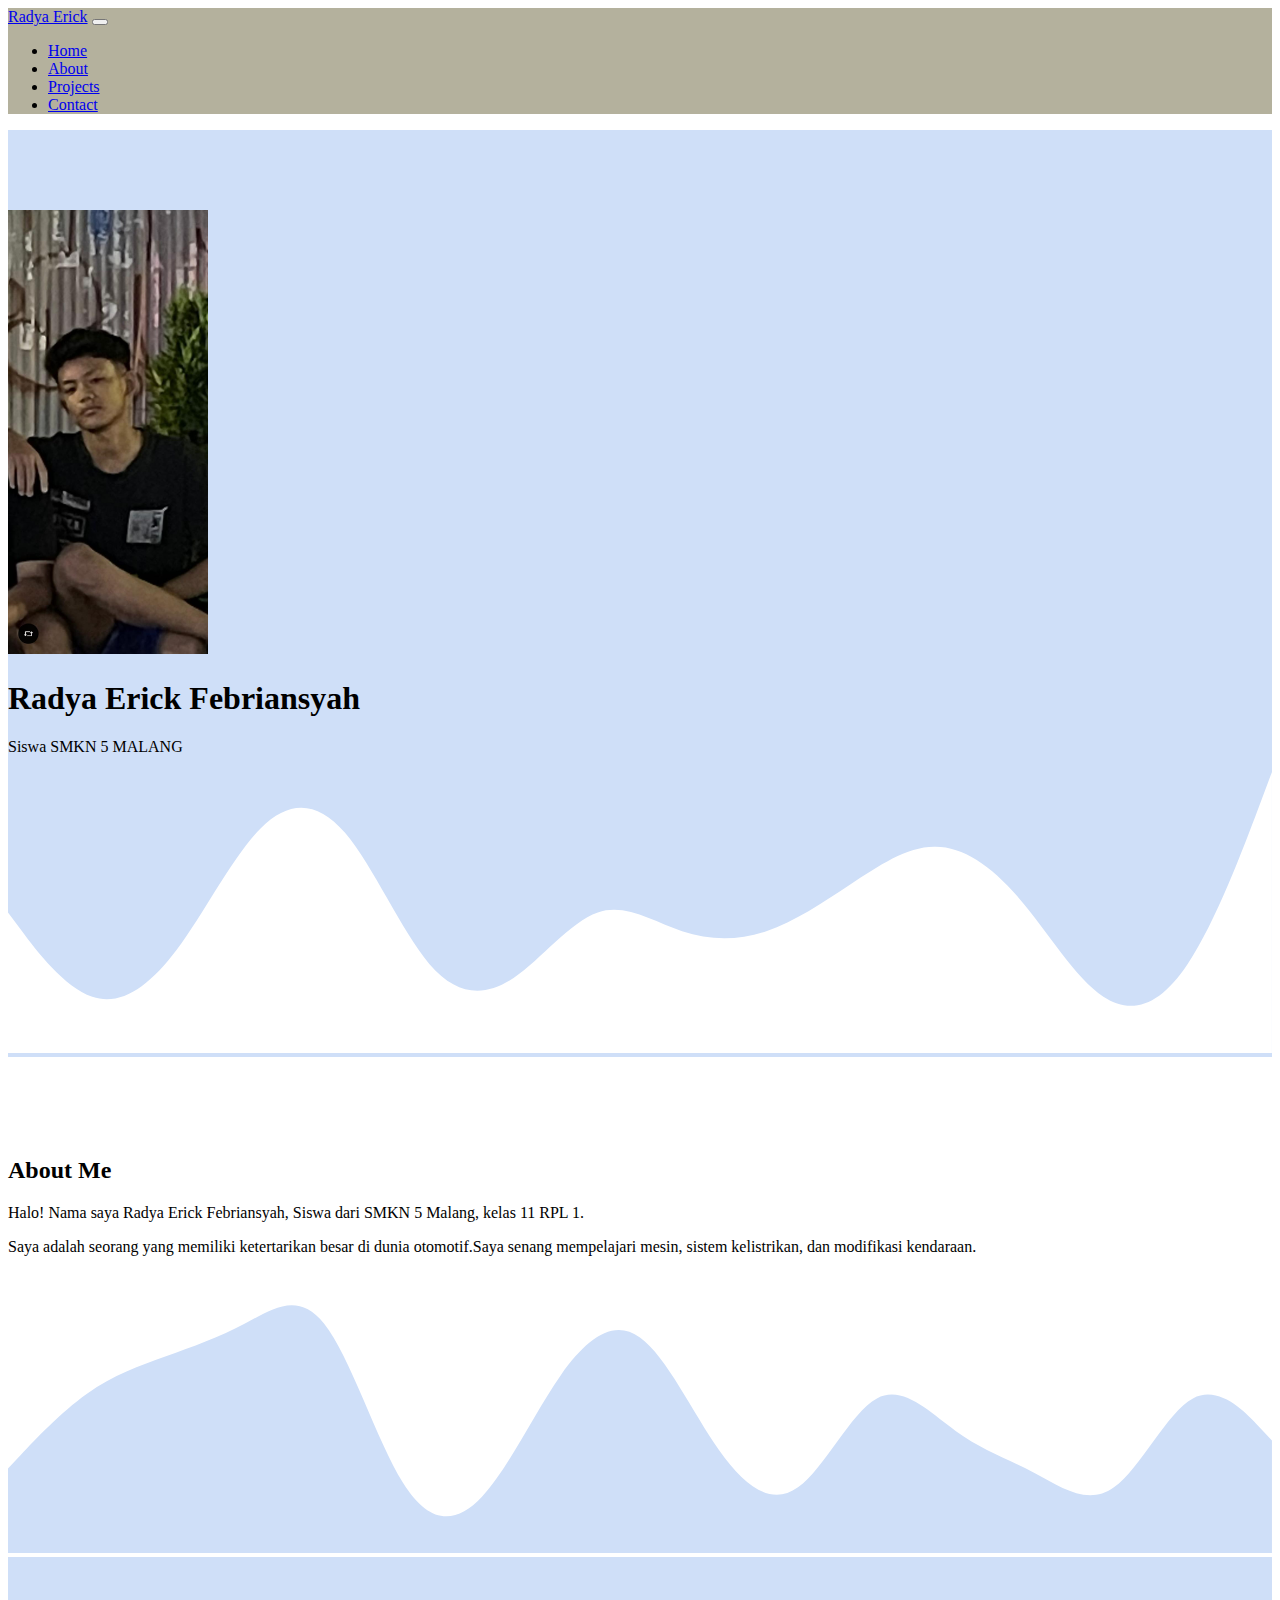
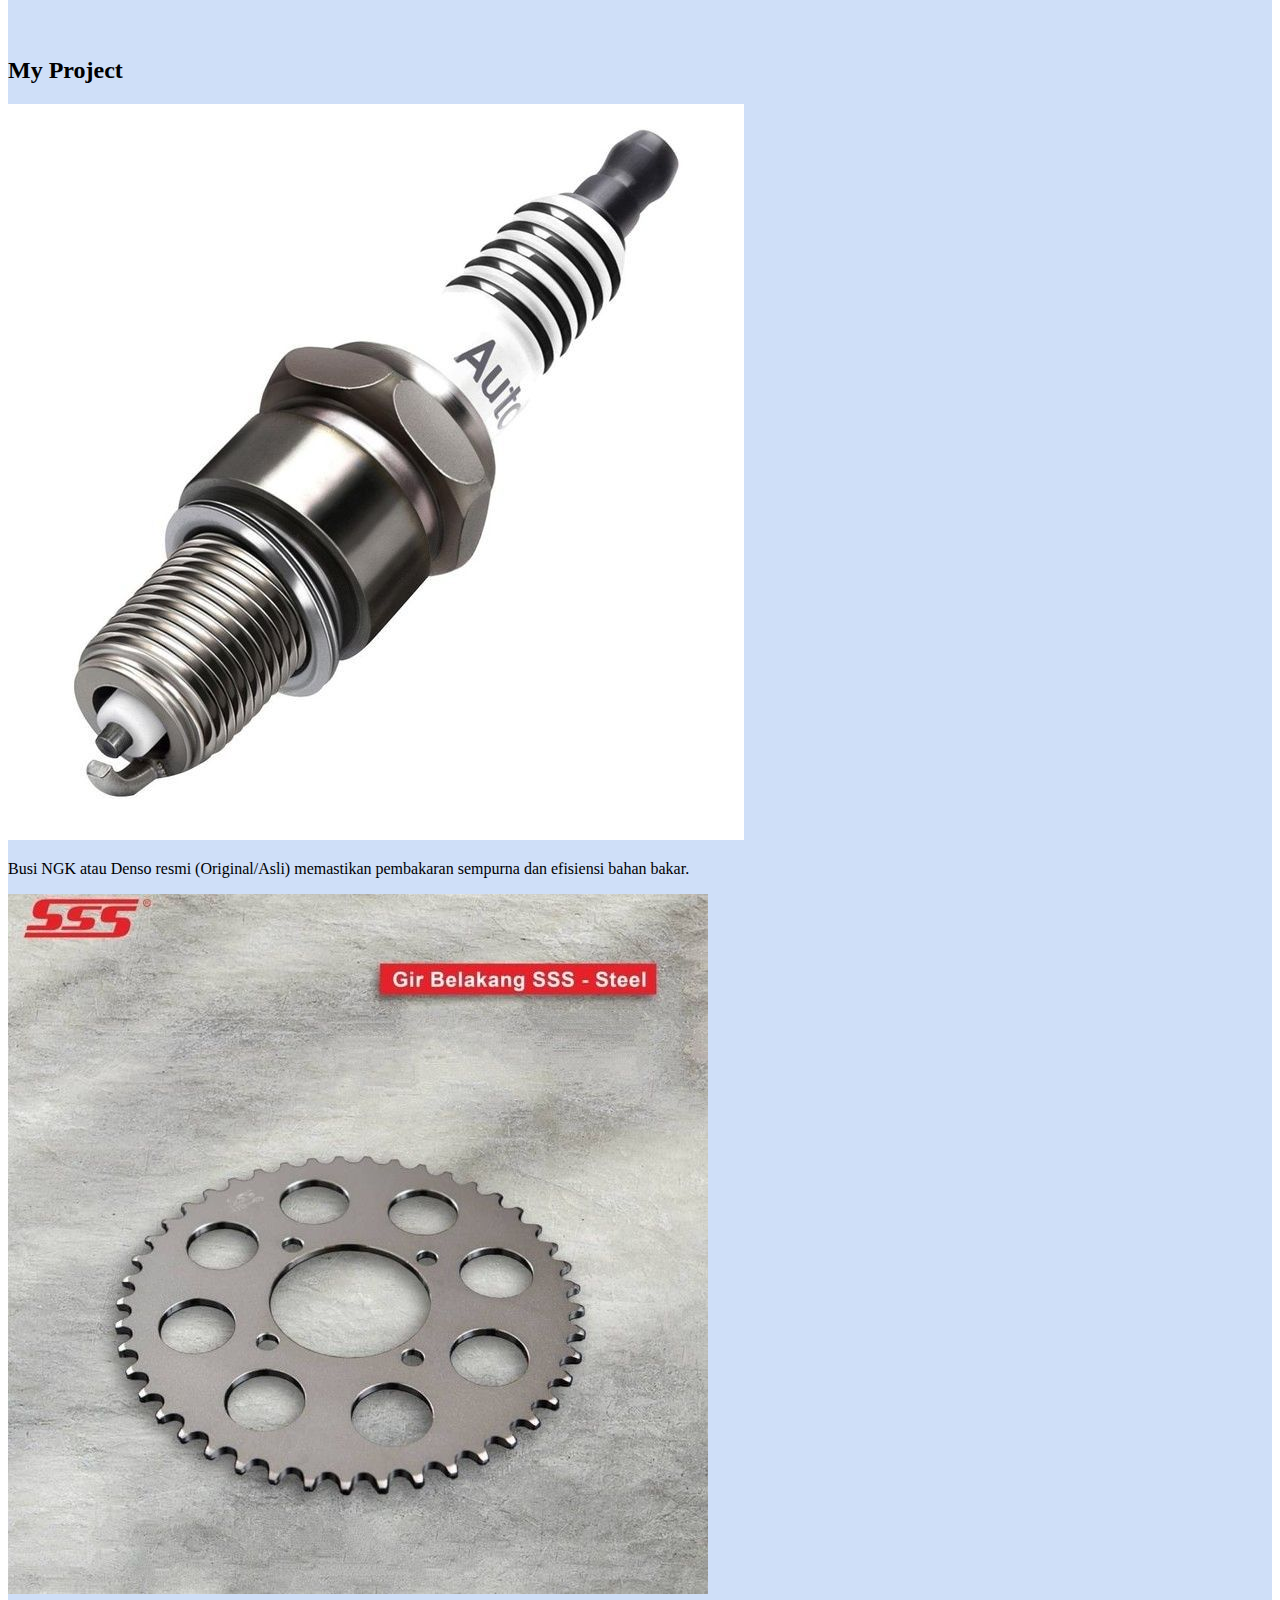
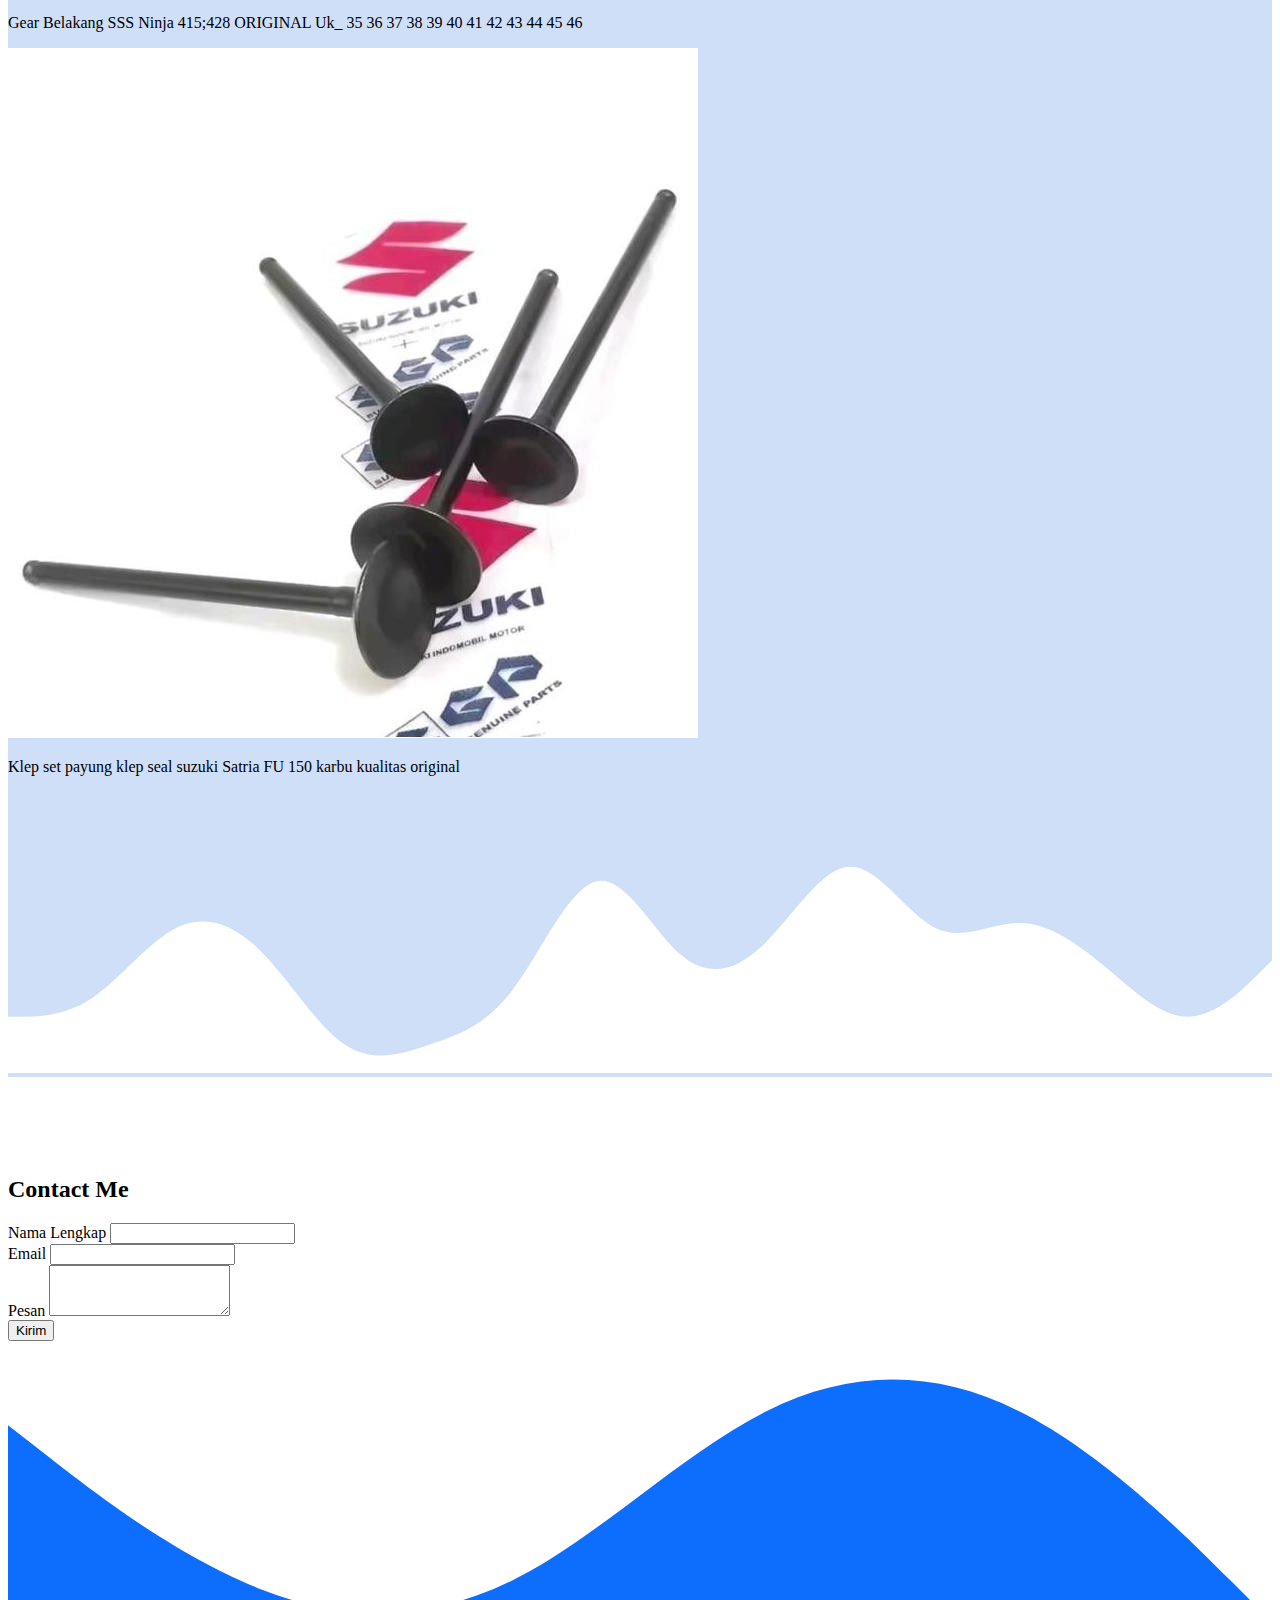
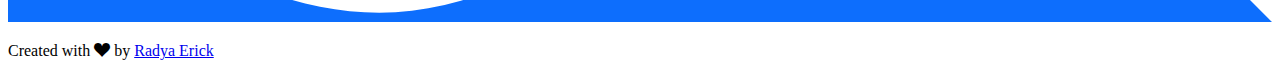
<file: index.html>
<!DOCTYPE html>
<html lang="en">
  <head>
    <!-- Required meta tags -->
    <meta charset="utf-8" />
    <meta name="viewport" content="width=device-width, initial-scale=1" />

    <!-- Bootstrap CSS -->
    <link href="https://cdn.jsdelivr.net/npm/bootstrap@5.0.2/dist/css/bootstrap.min.css" rel="stylesheet" integrity="sha384-EVSTQN3/azprG1Anm3QDgpJLIm9Nao0Yz1ztcQTwFspd3yD65VohhpuuCOmLASjC" crossorigin="anonymous" />
    <!-- My CSS -->
    <link rel="stylesheet" href="style.css" />
    <!-- Bootstrap Icons -->
    <link rel="stylesheet" href="https://cdn.jsdelivr.net/npm/bootstrap-icons@1.13.1/font/bootstrap-icons.min.css" />

    <title>MY PORTOFOLIO | RADYA</title>
  </head>
  <body id="home">
    <!-- NAVBAR -->
    <nav class="navbar navbar-expand-lg navbar-dark shadow-sm fixed-top" style="background-color: #b4b19d">
      <div class="container">
        <a class="navbar-brand" href="#">Radya Erick</a>
        <button class="navbar-toggler" type="button" data-bs-toggle="collapse" data-bs-target="#navbarNav" aria-controls="navbarNav" aria-expanded="false" aria-label="Toggle navigation">
          <span class="navbar-toggler-icon"></span>
        </button>
        <div class="collapse navbar-collapse" id="navbarNav">
          <ul class="navbar-nav ms-auto">
            <li class="nav-item">
              <a class="nav-link active" aria-current="page" href="#home">Home</a>
            </li>
            <li class="nav-item">
              <a class="nav-link" href="#about">About </a>
            </li>
            <li class="nav-item">
              <a class="nav-link" href="#projects">Projects</a>
            </li>
            <li class="nav-item">
              <a class="nav-link" href="#contact">Contact</a>
            </li>
          </ul>
        </div>
      </div>
    </nav>
    <!-- AKHIR NAVBAR -->
    <!-- Jumbotron -->
    <section class="jumbotron text-center">
      <img src="img/Gambar WhatsApp 2025-07-24 pukul 07.27.16_c51a1859.jpg" alt="Fandy Fadhil" width="200" class="rounded-circle img-thumbnail" />
      <h1 class="display-4">Radya Erick Febriansyah</h1>
      <p class="lead">Siswa SMKN 5 MALANG</p>
      <svg xmlns="http://www.w3.org/2000/svg" viewBox="0 0 1440 320">
        <path
          fill="#FFFFFF"
          fill-opacity="1"
          d="M0,160L16,181.3C32,203,64,245,96,256C128,267,160,245,192,202.7C224,160,256,96,288,64C320,32,352,32,384,69.3C416,107,448,181,480,218.7C512,256,544,256,576,234.7C608,213,640,171,672,160C704,149,736,171,768,181.3C800,192,832,192,864,181.3C896,171,928,149,960,128C992,107,1024,85,1056,85.3C1088,85,1120,107,1152,144C1184,181,1216,235,1248,256C1280,277,1312,267,1344,218.7C1376,171,1408,85,1424,42.7L1440,0L1440,320L1424,320C1408,320,1376,320,1344,320C1312,320,1280,320,1248,320C1216,320,1184,320,1152,320C1120,320,1088,320,1056,320C1024,320,992,320,960,320C928,320,896,320,864,320C832,320,800,320,768,320C736,320,704,320,672,320C640,320,608,320,576,320C544,320,512,320,480,320C448,320,416,320,384,320C352,320,320,320,288,320C256,320,224,320,192,320C160,320,128,320,96,320C64,320,32,320,16,320L0,320Z"
        ></path>
      </svg>
    </section>
    <!-- Akhir Jumbotron -->
    <!-- About -->
    <section id="about">
      <div class="container">
        <div class="row text-center mb-3">
          <div class="col">
            <h2>About Me</h2>
          </div>
        </div>
        <div class="row justify-content-center fs-5 text-center">
          <div class="col-md-4">
            <p>Halo! Nama saya Radya Erick Febriansyah, Siswa dari SMKN 5 Malang, kelas 11 RPL 1.</p>
          </div>
          <div class="col-md-4">
            <p>Saya adalah seorang yang memiliki ketertarikan besar di dunia otomotif.Saya senang mempelajari mesin, sistem kelistrikan, dan modifikasi kendaraan.</p>
          </div>
        </div>
      </div>
      <svg xmlns="http://www.w3.org/2000/svg" viewBox="0 0 1440 320">
        <path
          fill="#cfdff8"
          fill-opacity="1"
          d="M0,224L15,208C30,192,60,160,90,138.7C120,117,150,107,180,96C210,85,240,75,270,58.7C300,43,330,21,360,58.7C390,96,420,192,450,240C480,288,510,288,540,256C570,224,600,160,630,117.3C660,75,690,53,720,74.7C750,96,780,160,810,202.7C840,245,870,267,900,245.3C930,224,960,160,990,144C1020,128,1050,160,1080,181.3C1110,203,1140,213,1170,229.3C1200,245,1230,267,1260,245.3C1290,224,1320,160,1350,144C1380,128,1410,160,1425,176L1440,192L1440,320L1425,320C1410,320,1380,320,1350,320C1320,320,1290,320,1260,320C1230,320,1200,320,1170,320C1140,320,1110,320,1080,320C1050,320,1020,320,990,320C960,320,930,320,900,320C870,320,840,320,810,320C780,320,750,320,720,320C690,320,660,320,630,320C600,320,570,320,540,320C510,320,480,320,450,320C420,320,390,320,360,320C330,320,300,320,270,320C240,320,210,320,180,320C150,320,120,320,90,320C60,320,30,320,15,320L0,320Z"
        ></path>
      </svg>
    </section>
    <!-- Akhir About -->
    <!-- Projects -->
    <section id="projects">
      <div class="container">
        <div class="row text-center mb-3">
          <div class="col">
            <h2>My Project</h2>
          </div>
        </div>
        <!-- Tambahkan wrapper row di sini -->
        <div class="row justify-content-evenly">
          <div class="col-md-4 mb-3">
            <div class="card">
              <img src="img/84016cb3-17ad-4757-aa5f-73b3c43d191c.jpg" class="card-img-top" alt="Projects 1" />
              <div class="card-body">
                <p class="card-text">Busi NGK atau Denso resmi (Original/Asli) memastikan pembakaran sempurna dan efisiensi bahan bakar.</p>
              </div>
            </div>
          </div>
          <div class="col-md-4 mb-3">
            <div class="card">
              <img src="img/Gear Belakang SSS Ninja 415;428 ORIGINAL Uk_ 35 36 37 38 39 40 41 42 43 44 45 46.jpg" class="card-img-top" alt="Projects 2" />
              <div class="card-body">
                <p class="card-text">Gear Belakang SSS Ninja 415;428 ORIGINAL Uk_ 35 36 37 38 39 40 41 42 43 44 45 46</p>
              </div>
            </div>
          </div>
          <div class="col-md-4 mb-3">
            <div class="card">
              <img src="img/KLEP SET PAYUNG KLEP SEAL SUZUKI SATRIA FU 150 KARBU KUALITAS ORIGINAL Motor Motorcycle Sparepart TERMURAH.jpg" class="card-img-top" alt="Projects 3" />
              <div class="card-body">
                <p class="card-text">Klep set payung klep seal suzuki Satria FU 150 karbu kualitas original</p>
              </div>
            </div>
          </div>
        </div>
      </div>
      <svg xmlns="http://www.w3.org/2000/svg" viewBox="0 0 1440 320">
        <path
          fill="#FFFFFF"
          fill-opacity="1"
          d="M0,256L16,256C32,256,64,256,96,234.7C128,213,160,171,192,154.7C224,139,256,149,288,181.3C320,213,352,267,384,288C416,309,448,299,480,288C512,277,544,267,576,224C608,181,640,107,672,101.3C704,96,736,160,768,186.7C800,213,832,203,864,170.7C896,139,928,85,960,85.3C992,85,1024,139,1056,154.7C1088,171,1120,149,1152,149.3C1184,149,1216,171,1248,197.3C1280,224,1312,256,1344,256C1376,256,1408,224,1424,208L1440,192L1440,320L1424,320C1408,320,1376,320,1344,320C1312,320,1280,320,1248,320C1216,320,1184,320,1152,320C1120,320,1088,320,1056,320C1024,320,992,320,960,320C928,320,896,320,864,320C832,320,800,320,768,320C736,320,704,320,672,320C640,320,608,320,576,320C544,320,512,320,480,320C448,320,416,320,384,320C352,320,320,320,288,320C256,320,224,320,192,320C160,320,128,320,96,320C64,320,32,320,16,320L0,320Z"
        ></path>
      </svg>
    </section>

    <!-- Akhir Projects -->
    <!-- Contact -->
    <section id="contact">
      <div class="container">
        <div class="row text-center mb-3">
          <div class="col">
            <h2>Contact Me</h2>
          </div>
        </div>
        <div class="row justify-content-center">
          <div class="col-md-6">
            <form>
              <div class="mb-3">
                <label for="name" class="form-label">Nama Lengkap</label>
                <input type="text" class="form-control" id="name" aria-describedby="name" />
              </div>
              <div class="mb-3">
                <label for="email" class="form-label">Email</label>
                <input type="email" class="form-control" id="email" aria-describedby="email" />
              </div>
              <div class="mb-3">
                <label for="pesan" class="form-label">Pesan</label>
                <textarea class="form-control" id="pesan" rows="3"></textarea>
              </div>
              <button type="submit" class="btn btn-primary">Kirim</button>
            </form>
          </div>
        </div>
      </div>
      <svg xmlns="http://www.w3.org/2000/svg" viewBox="0 0 1440 320">
        <path
          fill="#0d6efd"
          fill-opacity="1"
          d="M0,96L48,133.3C96,171,192,245,288,282.7C384,320,480,320,576,272C672,224,768,128,864,80C960,32,1056,32,1152,80C1248,128,1344,224,1392,272L1440,320L1440,320L1392,320C1344,320,1248,320,1152,320C1056,320,960,320,864,320C768,320,672,320,576,320C480,320,384,320,288,320C192,320,96,320,48,320L0,320Z"
        ></path>
      </svg>
    </section>
    <!-- Akhir Contact -->
    <!-- Footer -->
    <footer class="bg-primary text-white text-center p-3">
      <p>Created with <i class="bi bi-suit-heart-fill text-danger"></i> by <a href="https://www.instagram.com/puy4k._?igsh=a2YyMjltMzF5Nnd3" class="text-white fw-bold">Radya Erick</a></p>
    </footer>
    <!-- Akhir Footer -->

    <script src="https://cdn.jsdelivr.net/npm/bootstrap@5.0.2/dist/js/bootstrap.bundle.min.js" integrity="sha384-MrcW6ZMFYlzcLA8Nl+NtUVF0sA7MsXsP1UyJoMp4YLEuNSfAP+JcXn/tWtIaxVXM" crossorigin="anonymous"></script>
  </body>
</html>
</file>
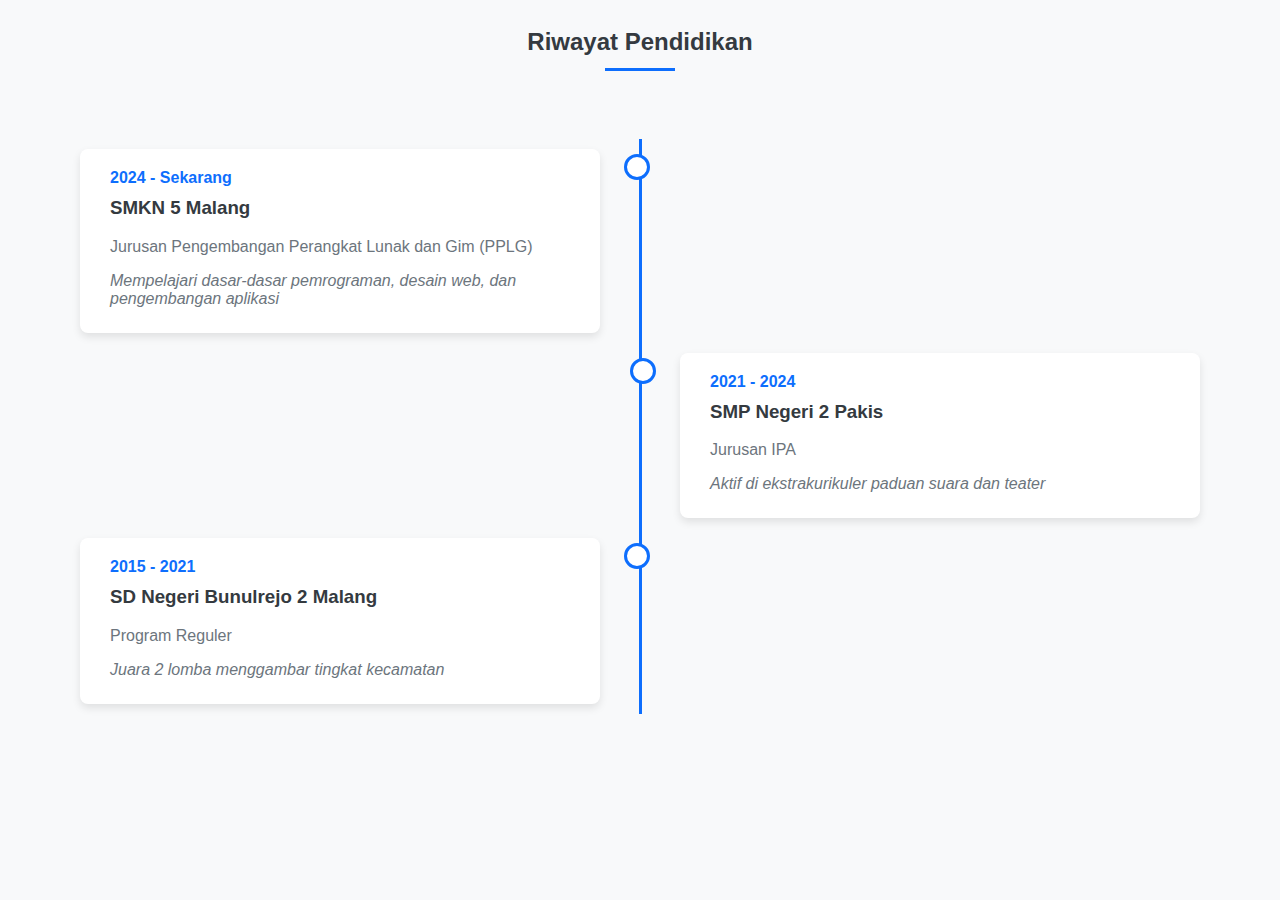
<file: index2.html>
<!DOCTYPE html>
<html lang="en">
<head>
    <meta charset="UTF-8">
    <meta name="viewport" content="width=device-width, initial-scale=1.0">
    <title>Portfolio - Education</title>
    
    <!-- Bootstrap CSS -->
    <link href="https://cdn.jsdelivr.net/npm/bootstrap@5.0.2/dist/css/bootstrap.min.css" rel="stylesheet" integrity="sha384-EVSTQN3/azprG1Anm3QDgpJLIm9Nao0Yz1ztcQTwFspd3yD65VohhpuuCOmLASjC" crossorigin="anonymous">
    <!-- Bootstrap Icons -->
    <link rel="stylesheet" href="https://cdn.jsdelivr.net/npm/bootstrap-icons@1.13.1/font/bootstrap-icons.min.css">
    
    <style>
        /* Custom Timeline CSS */
        body {
            background-color: #f8f9fa;
            font-family: 'Segoe UI', Tahoma, Geneva, Verdana, sans-serif;
        }
        
        .section-title {
            text-align: center;
            margin-bottom: 3rem;
        }
        
        .section-title h2 {
            font-weight: 700;
            color: #343a40;
            position: relative;
            display: inline-block;
            padding-bottom: 15px;
        }
        
        .section-title h2::after {
            content: '';
            position: absolute;
            width: 70px;
            height: 3px;
            background: #0d6efd;
            bottom: 0;
            left: 50%;
            transform: translateX(-50%);
        }
        
        .timeline {
            position: relative;
            max-width: 1200px;
            margin: 0 auto;
            padding: 0 20px;
        }
        
        .timeline::after {
            content: '';
            position: absolute;
            width: 3px;
            background-color: #0d6efd;
            top: 0;
            bottom: 0;
            left: 50%;
            margin-left: -1.5px;
        }
        
        .timeline-item {
            padding: 10px 40px;
            position: relative;
            width: 50%;
            box-sizing: border-box;
        }
        
        .timeline-item::after {
            content: '';
            position: absolute;
            width: 20px;
            height: 20px;
            background-color: white;
            border: 3px solid #0d6efd;
            border-radius: 50%;
            top: 15px;
            z-index: 1;
        }
        
        .left {
            left: 0;
        }
        
        .right {
            left: 50%;
        }
        
        .left::after {
            right: -10px;
        }
        
        .right::after {
            left: -10px;
        }
        
        .timeline-content {
            padding: 20px 30px;
            background-color: white;
            border-radius: 8px;
            box-shadow: 0 4px 8px rgba(0, 0, 0, 0.1);
            position: relative;
        }
        
        .timeline-date {
            color: #0d6efd;
            font-weight: 600;
            margin-bottom: 10px;
        }
        
        .timeline-content h3 {
            margin-top: 0;
            color: #343a40;
        }
        
        .timeline-content p {
            margin-bottom: 5px;
            color: #6c757d;
        }
        
        .timeline-content p em {
            color: #6c757d;
            font-style: italic;
        }
        
        @media screen and (max-width: 768px) {
            .timeline::after {
                left: 31px;
            }
            
            .timeline-item {
                width: 100%;
                padding-left: 70px;
                padding-right: 25px;
            }
            
            .timeline-item::after {
                left: 21px;
            }
            
            .left::after, .right::after {
                left: 21px;
            }
            
            .right {
                left: 0;
            }
        }
    </style>
</head>
<body>
    <section id="education" class="py-5">
        <div class="container">
            <div class="section-title">
                <h2>Riwayat Pendidikan</h2>
            </div>

            <div class="timeline">
                <div class="timeline-item left">
                    <div class="timeline-content">
                        <div class="timeline-date">2024 - Sekarang</div>
                        <h3>SMKN 5 Malang</h3>
                        <p>Jurusan Pengembangan Perangkat Lunak dan Gim (PPLG)</p>
                        <p><em>Mempelajari dasar-dasar pemrograman, desain web, dan pengembangan aplikasi</em></p>
                    </div>
                </div>

                <div class="timeline-item right">
                    <div class="timeline-content">
                        <div class="timeline-date">2021 - 2024</div>
                        <h3>SMP Negeri 2 Pakis</h3>
                        <p>Jurusan IPA</p>
                        <p><em>Aktif di ekstrakurikuler paduan suara dan teater</em></p>
                    </div>
                </div>

                <div class="timeline-item left">
                    <div class="timeline-content">
                        <div class="timeline-date">2015 - 2021</div>
                        <h3>SD Negeri Bunulrejo 2 Malang</h3>
                        <p>Program Reguler</p>
                        <p><em>Juara 2 lomba menggambar tingkat kecamatan</em></p>
                    </div>
                </div>
            </div>
        </div>
    </section>

    <!-- Bootstrap JS Bundle with Popper -->
    <script src="https://cdn.jsdelivr.net/npm/bootstrap@5.0.2/dist/js/bootstrap.bundle.min.js" integrity="sha384-MrcW6ZMFYlzcLA8Nl+NtUVF0sA7MsXsP1UyJoMp4YLEuNSfAP+JcXn/tWtIaxVXM" crossorigin="anonymous"></script>
</body>
</html>
</file>
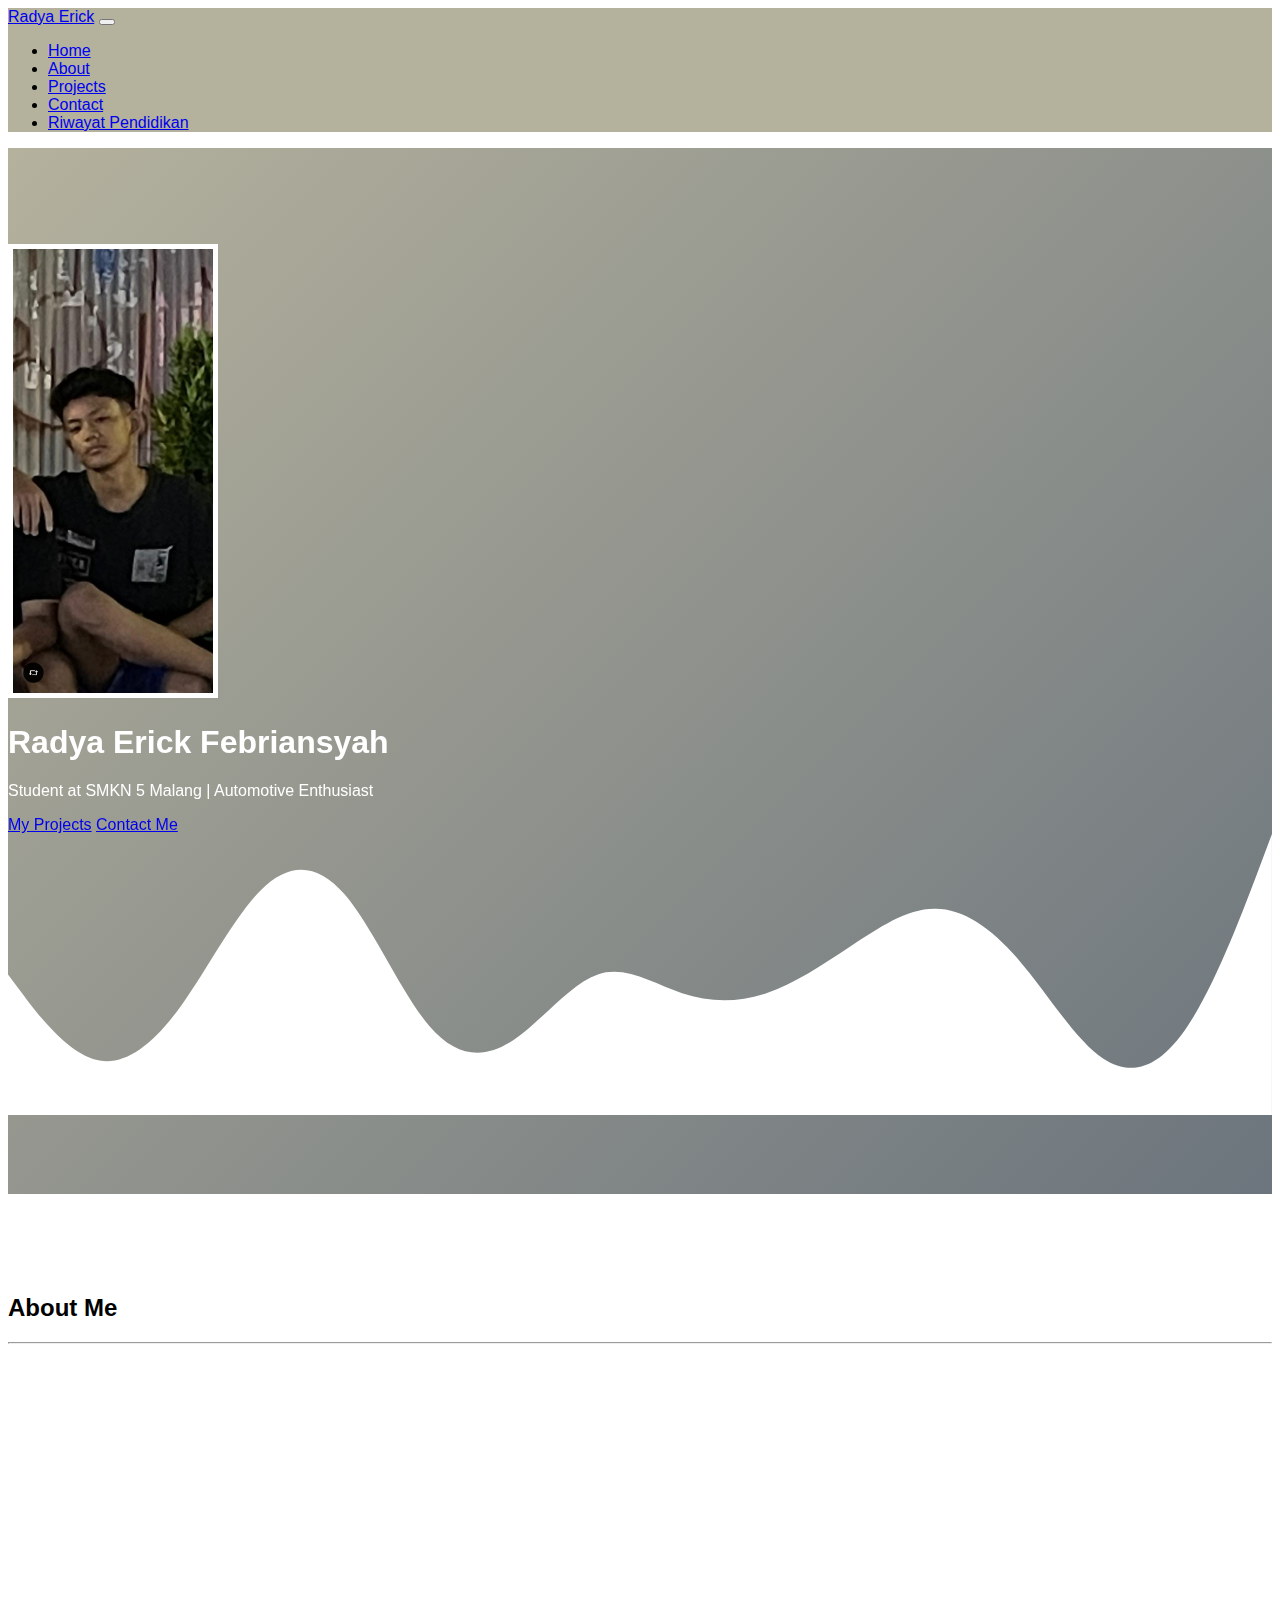
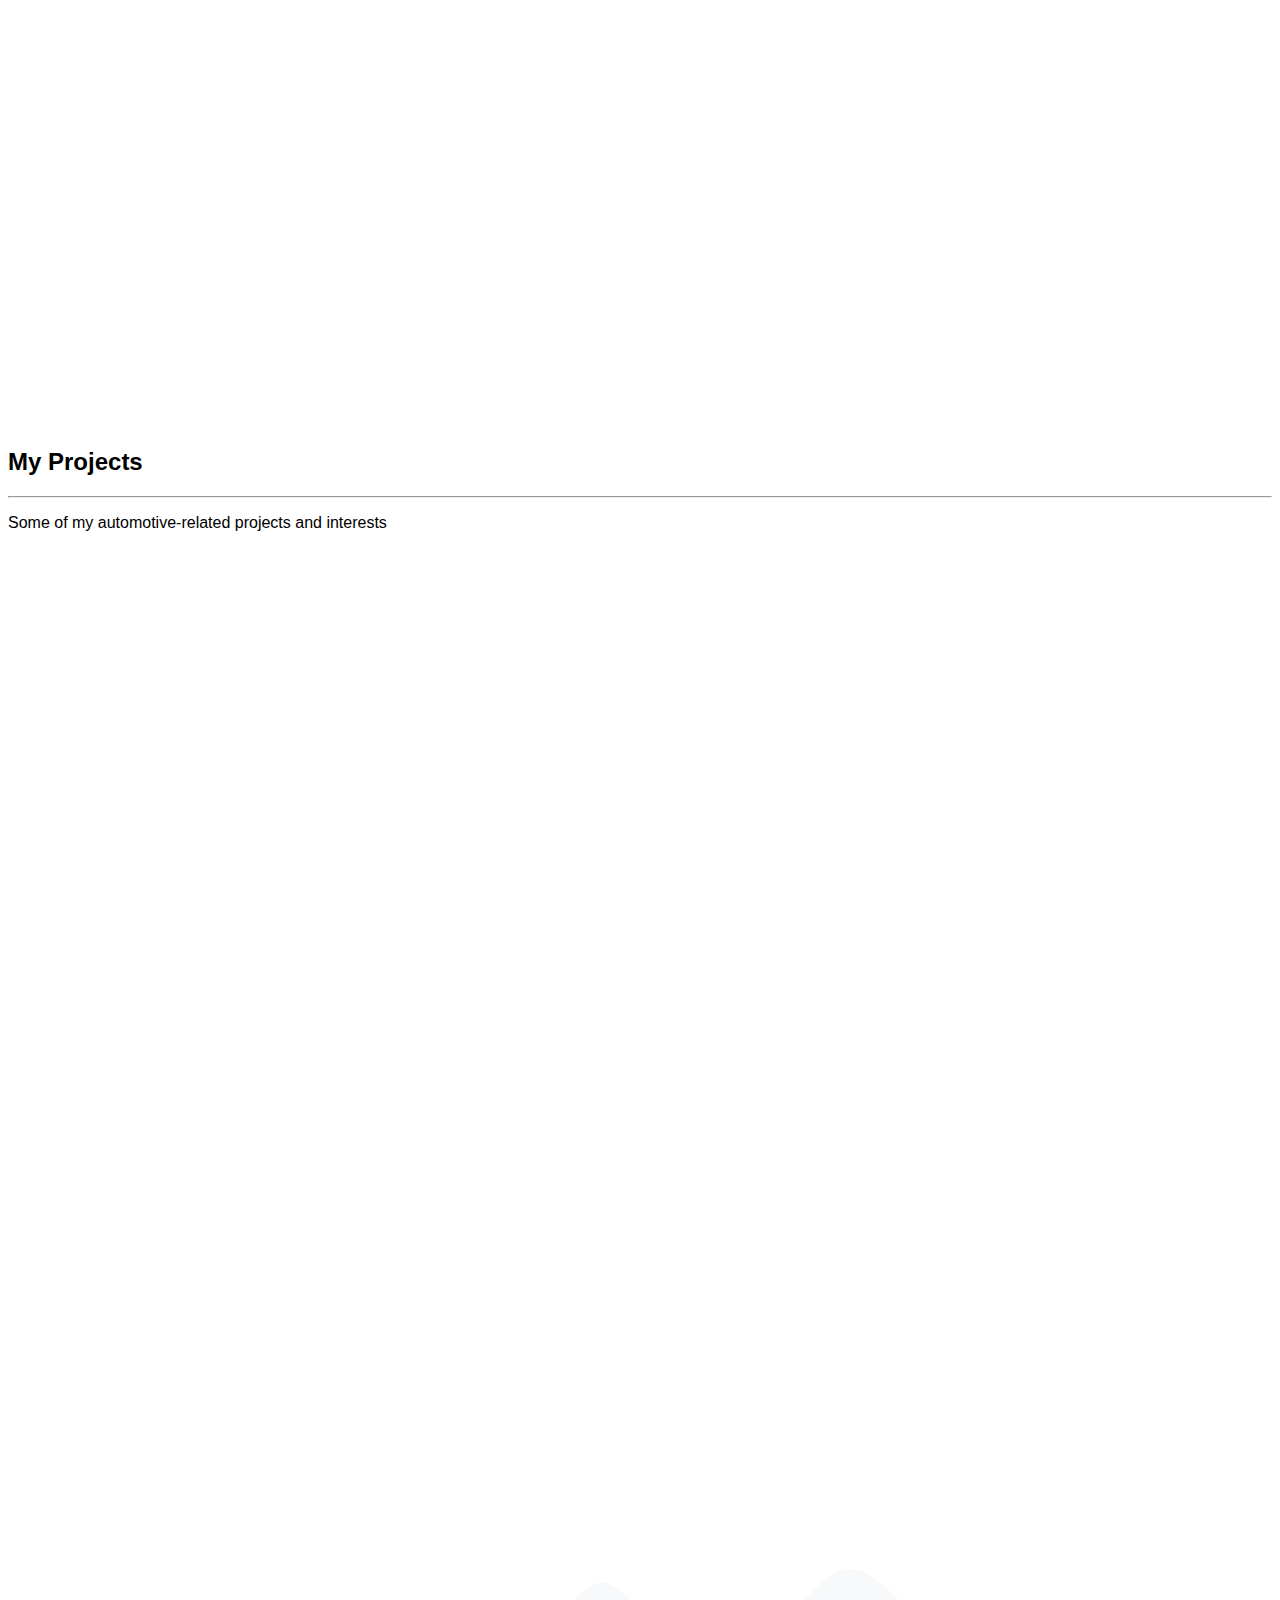
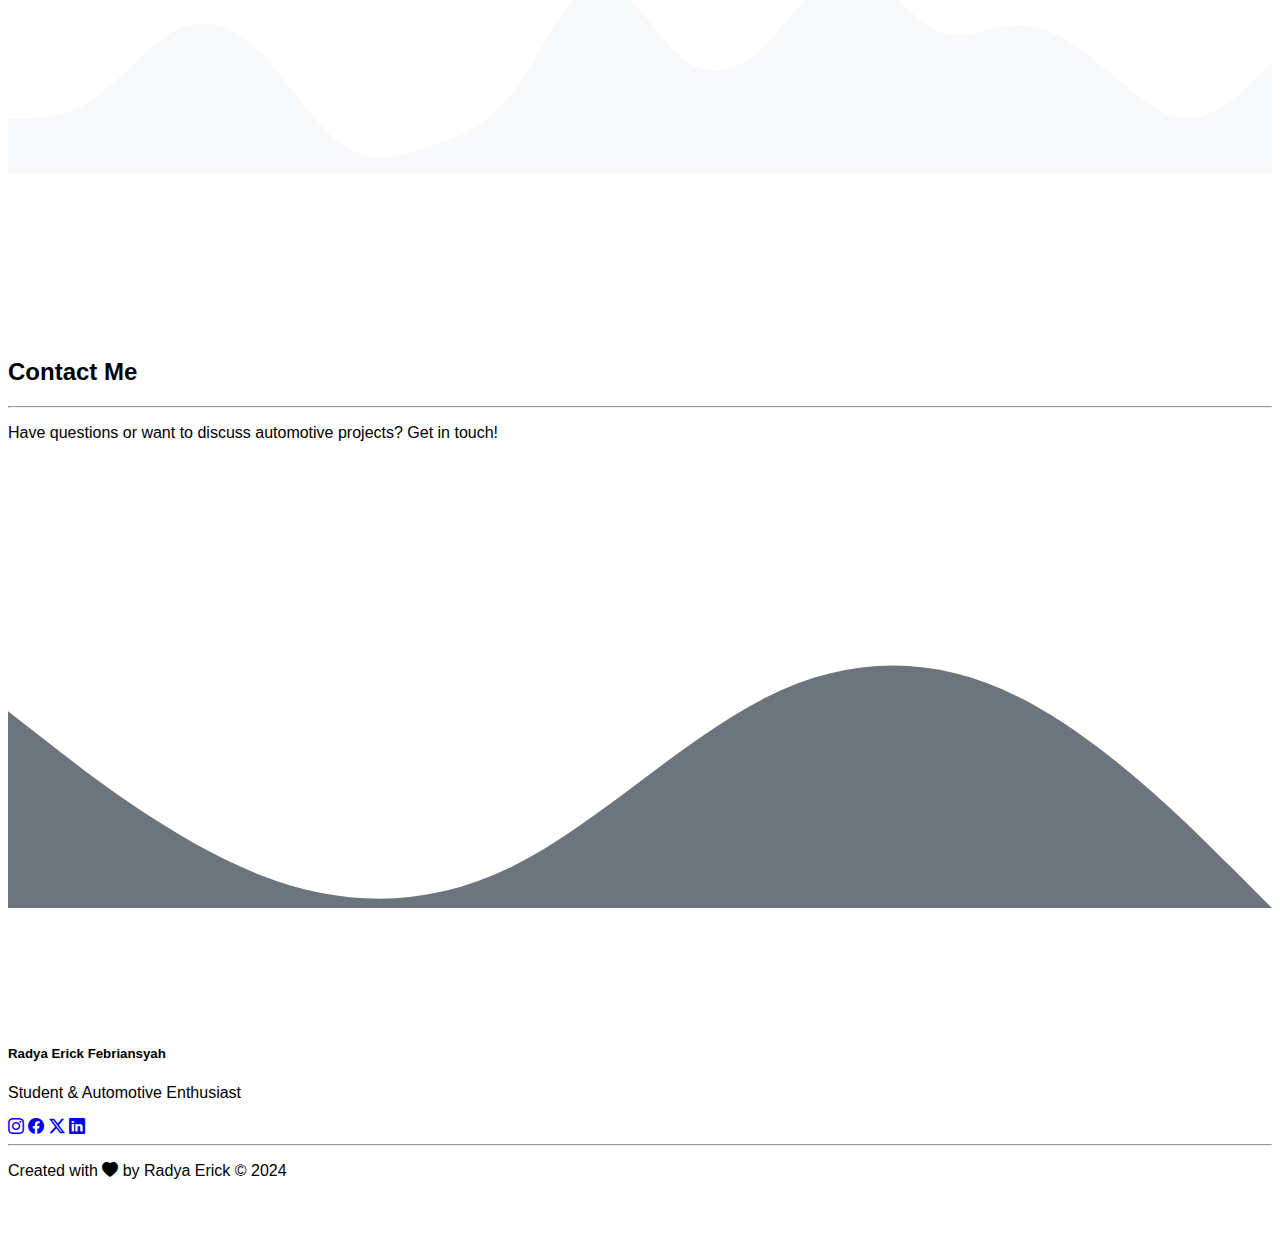
<file: indexlgi.html>
<!DOCTYPE html>
<html lang="en">
  <head>
    <!-- Required meta tags -->
    <meta charset="utf-8" />
    <meta name="viewport" content="width=device-width, initial-scale=1" />
    <meta name="description" content="Portfolio of Radya Erick Febriansyah - SMKN 5 Malang Student">

    <!-- Bootstrap CSS -->
    <link href="https://cdn.jsdelivr.net/npm/bootstrap@5.0.2/dist/css/bootstrap.min.css" rel="stylesheet" integrity="sha384-EVSTQN3/azprG1Anm3QDgpJLIm9Nao0Yz1ztcQTwFspd3yD65VohhpuuCOmLASjC" crossorigin="anonymous" />
    <!-- Bootstrap Icons -->
    <link rel="stylesheet" href="https://cdn.jsdelivr.net/npm/bootstrap-icons@1.13.1/font/bootstrap-icons.min.css" />
    <!-- AOS Animation -->
    <link href="https://unpkg.com/aos@2.3.1/dist/aos.css" rel="stylesheet">

    <style>
      :root {
        --primary-color: #6c757d;
        --secondary-color: #b4b19d;
        --dark-color: #343a40;
        --light-color: #f8f9fa;
      }
      
      body {
        font-family: 'Segoe UI', Tahoma, Geneva, Verdana, sans-serif;
        overflow-x: hidden;
      }
      
      /* Navbar */
      .navbar {
        transition: all 0.3s ease;
      }
      
      .navbar.scrolled {
        background-color: var(--dark-color) !important;
        box-shadow: 0 2px 10px rgba(0, 0, 0, 0.1);
      }
      
      .nav-link {
        position: relative;
      }
      
      .nav-link::after {
        content: '';
        position: absolute;
        width: 0;
        height: 2px;
        background: var(--light-color);
        bottom: 0;
        left: 0;
        transition: width 0.3s ease;
      }
      
      .nav-link:hover::after {
        width: 100%;
      }
      
      /* Jumbotron */
      .jumbotron {
        padding-top: 6rem;
        background: linear-gradient(135deg, #b4b19d 0%, #6c757d 100%);
        color: white;
      }
      
      .img-thumbnail {
        border: 5px solid white;
        transition: transform 0.3s ease;
      }
      
      .img-thumbnail:hover {
        transform: scale(1.05);
      }
      
      /* Sections */
      section {
        padding: 5rem 0;
      }
      
      /* Projects */
      .card {
        transition: transform 0.3s ease, box-shadow 0.3s ease;
        height: 100%;
      }
      
      .card:hover {
        transform: translateY(-10px);
        box-shadow: 0 10px 20px rgba(0, 0, 0, 0.1);
      }
      
      .card-img-top {
        height: 200px;
        object-fit: cover;
      }
      
      /* Contact Form */
      .form-control:focus {
        border-color: var(--secondary-color);
        box-shadow: 0 0 0 0.25rem rgba(180, 177, 157, 0.25);
      }
      
      .btn-primary {
        background-color: var(--secondary-color);
        border-color: var(--secondary-color);
      }
      
      .btn-primary:hover {
        background-color: #9c9987;
        border-color: #9c9987;
      }
      
      /* Footer */
      footer {
        padding: 2rem 0;
      }
      
      /* Wave SVG */
      .wave {
        margin-bottom: -5px;
      }
      
      /* Responsive adjustments */
      @media (max-width: 768px) {
        .jumbotron {
          padding-top: 5rem;
        }
        
        section {
          padding: 3rem 0;
        }
      }
    </style>

    <title>Radya Erick | Portfolio</title>
  </head>
  <body id="home">
    <!-- NAVBAR -->
    <nav class="navbar navbar-expand-lg navbar-dark fixed-top" style="background-color: #b4b19d">
      <div class="container">
        <a class="navbar-brand fw-bold" href="#">Radya Erick</a>
        <button class="navbar-toggler" type="button" data-bs-toggle="collapse" data-bs-target="#navbarNav" aria-controls="navbarNav" aria-expanded="false" aria-label="Toggle navigation">
          <span class="navbar-toggler-icon"></span>
        </button>
        <div class="collapse navbar-collapse" id="navbarNav">
          <ul class="navbar-nav ms-auto">
            <li class="nav-item">
              <a class="nav-link active" href="#home">Home</a>
            </li>
            <li class="nav-item">
              <a class="nav-link" href="#about">About</a>
            </li>
            <li class="nav-item">
              <a class="nav-link" href="#projects">Projects</a>
            </li>
            <li class="nav-item">
              <a class="nav-link" href="#contact">Contact</a>
            </li>
            <li class="nav-item">
              <a class="nav-link" href="index2.html">Riwayat Pendidikan</a>
            </li>
          </ul>
        </div>
      </div>
    </nav>
    <!-- AKHIR NAVBAR -->

    <!-- Jumbotron -->
    <section class="jumbotron text-center">
      <div data-aos="fade-down" data-aos-duration="1000">
        <img src="img/Gambar WhatsApp 2025-07-24 pukul 07.27.16_c51a1859.jpg" alt="Radya Erick" width="200" class="rounded-circle img-thumbnail mb-4" />
        <h1 class="display-4 fw-bold">Radya Erick Febriansyah</h1>
        <p class="lead">Student at SMKN 5 Malang | Automotive Enthusiast</p>
        <div class="mt-4">
          <a href="#projects" class="btn btn-light btn-lg mx-2">My Projects</a>
          <a href="#contact" class="btn btn-outline-light btn-lg mx-2">Contact Me</a>
        </div>
      </div>
      <svg class="wave" xmlns="http://www.w3.org/2000/svg" viewBox="0 0 1440 320">
        <path fill="#FFFFFF" fill-opacity="1" d="M0,160L16,181.3C32,203,64,245,96,256C128,267,160,245,192,202.7C224,160,256,96,288,64C320,32,352,32,384,69.3C416,107,448,181,480,218.7C512,256,544,256,576,234.7C608,213,640,171,672,160C704,149,736,171,768,181.3C800,192,832,192,864,181.3C896,171,928,149,960,128C992,107,1024,85,1056,85.3C1088,85,1120,107,1152,144C1184,181,1216,235,1248,256C1280,277,1312,267,1344,218.7C1376,171,1408,85,1424,42.7L1440,0L1440,320L1424,320C1408,320,1376,320,1344,320C1312,320,1280,320,1248,320C1216,320,1184,320,1152,320C1120,320,1088,320,1056,320C1024,320,992,320,960,320C928,320,896,320,864,320C832,320,800,320,768,320C736,320,704,320,672,320C640,320,608,320,576,320C544,320,512,320,480,320C448,320,416,320,384,320C352,320,320,320,288,320C256,320,224,320,192,320C160,320,128,320,96,320C64,320,32,320,16,320L0,320Z"></path>
      </svg>
    </section>
    <!-- Akhir Jumbotron -->

    <!-- About -->
    <section id="about" class="bg-light">
      <div class="container">
        <div class="row text-center mb-5">
          <div class="col">
            <h2 class="fw-bold">About Me</h2>
            <hr class="w-25 mx-auto">
          </div>
        </div>
        <div class="row justify-content-center fs-5">
          <div class="col-md-5 mb-4" data-aos="fade-right" data-aos-duration="1000">
            <div class="card h-100 border-0 shadow-sm">
              <div class="card-body">
                <h3 class="card-title text-center mb-3"><i class="bi bi-person-badge"></i> Personal</h3>
                <p class="card-text">Halo! Nama saya Radya Erick Febriansyah, siswa dari SMKN 5 Malang, kelas 11 RPL 1.</p>
                <p class="card-text">Saya memiliki minat besar dalam pengembangan perangkat lunak dan ingin menjadi seorang full-stack developer.</p>
              </div>
            </div>
          </div>
          <div class="col-md-5 mb-4" data-aos="fade-left" data-aos-duration="1000">
            <div class="card h-100 border-0 shadow-sm">
              <div class="card-body">
                <h3 class="card-title text-center mb-3"><i class="bi bi-tools"></i> Hobby</h3>
                <p class="card-text">Saya adalah seorang yang memiliki ketertarikan besar di dunia otomotif.</p>
                <p class="card-text">Saya senang mempelajari mesin, sistem kelistrikan, dan modifikasi kendaraan. Selain itu, saya juga menikmati fotografi otomotif.</p>
              </div>
            </div>
          </div>
        </div>
      </div>
      <svg xmlns="http://www.w3.org/2000/svg" viewBox="0 0 1440 320">
        <path fill="#FFFFFF" fill-opacity="1" d="M0,224L15,208C30,192,60,160,90,138.7C120,117,150,107,180,96C210,85,240,75,270,58.7C300,43,330,21,360,58.7C390,96,420,192,450,240C480,288,510,288,540,256C570,224,600,160,630,117.3C660,75,690,53,720,74.7C750,96,780,160,810,202.7C840,245,870,267,900,245.3C930,224,960,160,990,144C1020,128,1050,160,1080,181.3C1110,203,1140,213,1170,229.3C1200,245,1230,267,1260,245.3C1290,224,1320,160,1350,144C1380,128,1410,160,1425,176L1440,192L1440,320L1425,320C1410,320,1380,320,1350,320C1320,320,1290,320,1260,320C1230,320,1200,320,1170,320C1140,320,1110,320,1080,320C1050,320,1020,320,990,320C960,320,930,320,900,320C870,320,840,320,810,320C780,320,750,320,720,320C690,320,660,320,630,320C600,320,570,320,540,320C510,320,480,320,450,320C420,320,390,320,360,320C330,320,300,320,270,320C240,320,210,320,180,320C150,320,120,320,90,320C60,320,30,320,15,320L0,320Z"></path>
      </svg>
    </section>
    <!-- Akhir About -->

    <!-- Projects -->
    <section id="projects">
      <div class="container">
        <div class="row text-center mb-5">
          <div class="col">
            <h2 class="fw-bold">My Projects</h2>
            <hr class="w-25 mx-auto">
            <p class="lead">Some of my automotive-related projects and interests</p>
          </div>
        </div>
        <div class="row justify-content-center g-4">
          <div class="col-md-4" data-aos="fade-up" data-aos-duration="1000">
            <div class="card">
              <img src="img/84016cb3-17ad-4757-aa5f-73b3c43d191c.jpg" class="card-img-top" alt="Spark Plugs Project">
              <div class="card-body">
                <h5 class="card-title">Spark Plug Installation</h5>
                <p class="card-text">Busi NGK atau Denso resmi (Original/Asli) memastikan pembakaran sempurna dan efisiensi bahan bakar.</p>
                <a href="#" class="btn btn-outline-primary">View Details</a>
              </div>
            </div>
          </div>
          <div class="col-md-4" data-aos="fade-up" data-aos-duration="1000" data-aos-delay="100">
            <div class="card">
              <img src="img/Gear Belakang SSS Ninja 415;428 ORIGINAL Uk_ 35 36 37 38 39 40 41 42 43 44 45 46.jpg" class="card-img-top" alt="Gear Project">
              <div class="card-body">
                <h5 class="card-title">Gear Replacement</h5>
                <p class="card-text">Gear Belakang SSS Ninja 415;428 ORIGINAL berbagai ukuran untuk performa optimal.</p>
                <a href="#" class="btn btn-outline-primary">View Details</a>
              </div>
            </div>
          </div>
          <div class="col-md-4" data-aos="fade-up" data-aos-duration="1000" data-aos-delay="200">
            <div class="card">
              <img src="img/KLEP SET PAYUNG KLEP SEAL SUZUKI SATRIA FU 150 KARBU KUALITAS ORIGINAL Motor Motorcycle Sparepart TERMURAH.jpg" class="card-img-top" alt="Valve Project">
              <div class="card-body">
                <h5 class="card-title">Valve Set Installation</h5>
                <p class="card-text">Klep set payung klep seal suzuki Satria FU 150 karbu kualitas original untuk performa mesin maksimal.</p>
                <a href="#" class="btn btn-outline-primary">View Details</a>
              </div>
            </div>
          </div>
        </div>
      </div>
      <svg xmlns="http://www.w3.org/2000/svg" viewBox="0 0 1440 320">
        <path fill="#f8f9fa" fill-opacity="1" d="M0,256L16,256C32,256,64,256,96,234.7C128,213,160,171,192,154.7C224,139,256,149,288,181.3C320,213,352,267,384,288C416,309,448,299,480,288C512,277,544,267,576,224C608,181,640,107,672,101.3C704,96,736,160,768,186.7C800,213,832,203,864,170.7C896,139,928,85,960,85.3C992,85,1024,139,1056,154.7C1088,171,1120,149,1152,149.3C1184,149,1216,171,1248,197.3C1280,224,1312,256,1344,256C1376,256,1408,224,1424,208L1440,192L1440,320L1424,320C1408,320,1376,320,1344,320C1312,320,1280,320,1248,320C1216,320,1184,320,1152,320C1120,320,1088,320,1056,320C1024,320,992,320,960,320C928,320,896,320,864,320C832,320,800,320,768,320C736,320,704,320,672,320C640,320,608,320,576,320C544,320,512,320,480,320C448,320,416,320,384,320C352,320,320,320,288,320C256,320,224,320,192,320C160,320,128,320,96,320C64,320,32,320,16,320L0,320Z"></path>
      </svg>
    </section>
    <!-- Akhir Projects -->

    <!-- Contact -->
    <section id="contact" class="bg-light">
      <div class="container">
        <div class="row text-center mb-5">
          <div class="col">
            <h2 class="fw-bold">Contact Me</h2>
            <hr class="w-25 mx-auto">
            <p class="lead">Have questions or want to discuss automotive projects? Get in touch!</p>
          </div>
        </div>
        <div class="row justify-content-center">
          <div class="col-md-8 col-lg-6" data-aos="zoom-in" data-aos-duration="1000">
            <form>
              <div class="mb-3">
                <label for="name" class="form-label">Full Name</label>
                <input type="text" class="form-control" id="name" required>
              </div>
              <div class="mb-3">
                <label for="email" class="form-label">Email Address</label>
                <input type="email" class="form-control" id="email" required>
              </div>
              <div class="mb-3">
                <label for="subject" class="form-label">Subject</label>
                <input type="text" class="form-control" id="subject">
              </div>
              <div class="mb-3">
                <label for="message" class="form-label">Message</label>
                <textarea class="form-control" id="message" rows="5" required></textarea>
              </div>
              <div class="d-grid">
                <button type="submit" class="btn btn-primary btn-lg">Send Message</button>
              </div>
            </form>
          </div>
        </div>
      </div>
      <svg xmlns="http://www.w3.org/2000/svg" viewBox="0 0 1440 320">
        <path fill="#6c757d" fill-opacity="1" d="M0,96L48,133.3C96,171,192,245,288,282.7C384,320,480,320,576,272C672,224,768,128,864,80C960,32,1056,32,1152,80C1248,128,1344,224,1392,272L1440,320L1440,320L1392,320C1344,320,1248,320,1152,320C1056,320,960,320,864,320C768,320,672,320,576,320C480,320,384,320,288,320C192,320,96,320,48,320L0,320Z"></path>
      </svg>
    </section>
    <!-- Akhir Contact -->

    <!-- Footer -->
    <footer class="bg-dark text-white py-4">
      <div class="container">
        <div class="row">
          <div class="col-md-6 text-center text-md-start mb-3 mb-md-0">
            <h5>Radya Erick Febriansyah</h5>
            <p class="mb-0">Student & Automotive Enthusiast</p>
          </div>
          <div class="col-md-6 text-center text-md-end">
            <a href="https://www.instagram.com/puy4k._?igsh=a2YyMjltMzF5Nnd3" class="text-white me-3"><i class="bi bi-instagram fs-4"></i></a>
            <a href="#" class="text-white me-3"><i class="bi bi-facebook fs-4"></i></a>
            <a href="#" class="text-white me-3"><i class="bi bi-twitter-x fs-4"></i></a>
            <a href="#" class="text-white"><i class="bi bi-linkedin fs-4"></i></a>
          </div>
        </div>
        <hr class="my-3">
        <div class="text-center">
          <p class="mb-0">Created with <i class="bi bi-heart-fill text-danger"></i> by Radya Erick &copy; 2024</p>
        </div>
      </div>
    </footer>
    <!-- Akhir Footer -->

    <!-- Back to Top Button -->
    <a href="#" class="btn btn-primary btn-lg back-to-top position-fixed bottom-0 end-0 m-3 rounded-circle d-flex align-items-center justify-content-center" style="width: 50px; height: 50px; display: none;">
      <i class="bi bi-arrow-up"></i>
    </a>

    <!-- Bootstrap JS Bundle with Popper -->
    <script src="https://cdn.jsdelivr.net/npm/bootstrap@5.0.2/dist/js/bootstrap.bundle.min.js" integrity="sha384-MrcW6ZMFYlzcLA8Nl+NtUVF0sA7MsXsP1UyJoMp4YLEuNSfAP+JcXn/tWtIaxVXM" crossorigin="anonymous"></script>
    <!-- AOS Animation -->
    <script src="https://unpkg.com/aos@2.3.1/dist/aos.js"></script>
    
    <script>
      // Initialize AOS animation
      AOS.init({
        once: true
      });
      
      // Navbar scroll effect
      window.addEventListener('scroll', function() {
        const navbar = document.querySelector('.navbar');
        if (window.scrollY > 50) {
          navbar.classList.add('scrolled');
        } else {
          navbar.classList.remove('scrolled');
        }
      });
      
      // Back to top button
      const backToTopButton = document.querySelector('.back-to-top');
      window.addEventListener('scroll', function() {
        if (window.scrollY > 300) {
          backToTopButton.style.display = 'flex';
        } else {
          backToTopButton.style.display = 'none';
        }
      });
      
      backToTopButton.addEventListener('click', function(e) {
        e.preventDefault();
        window.scrollTo({
          top: 0,
          behavior: 'smooth'
        });
      });
      
      // Smooth scrolling for anchor links
      document.querySelectorAll('a[href^="#"]').forEach(anchor => {
        anchor.addEventListener('click', function (e) {
          e.preventDefault();
          
          const targetId = this.getAttribute('href');
          if (targetId === '#') return;
          
          const targetElement = document.querySelector(targetId);
          if (targetElement) {
            window.scrollTo({
              top: targetElement.offsetTop - 70,
              behavior: 'smooth'
            });
          }
        });
      });
    </script>
  </body>
</html>
</file>
<file: style.css>
body {
  min-height: 3000px;
}
.jumbotron {
  padding-top: 5rem;
  background-color: #cfdff8;
}

#projects {
  background-color: #cfdff8;
}
section {
  padding-top: 5rem;
}
</file>
